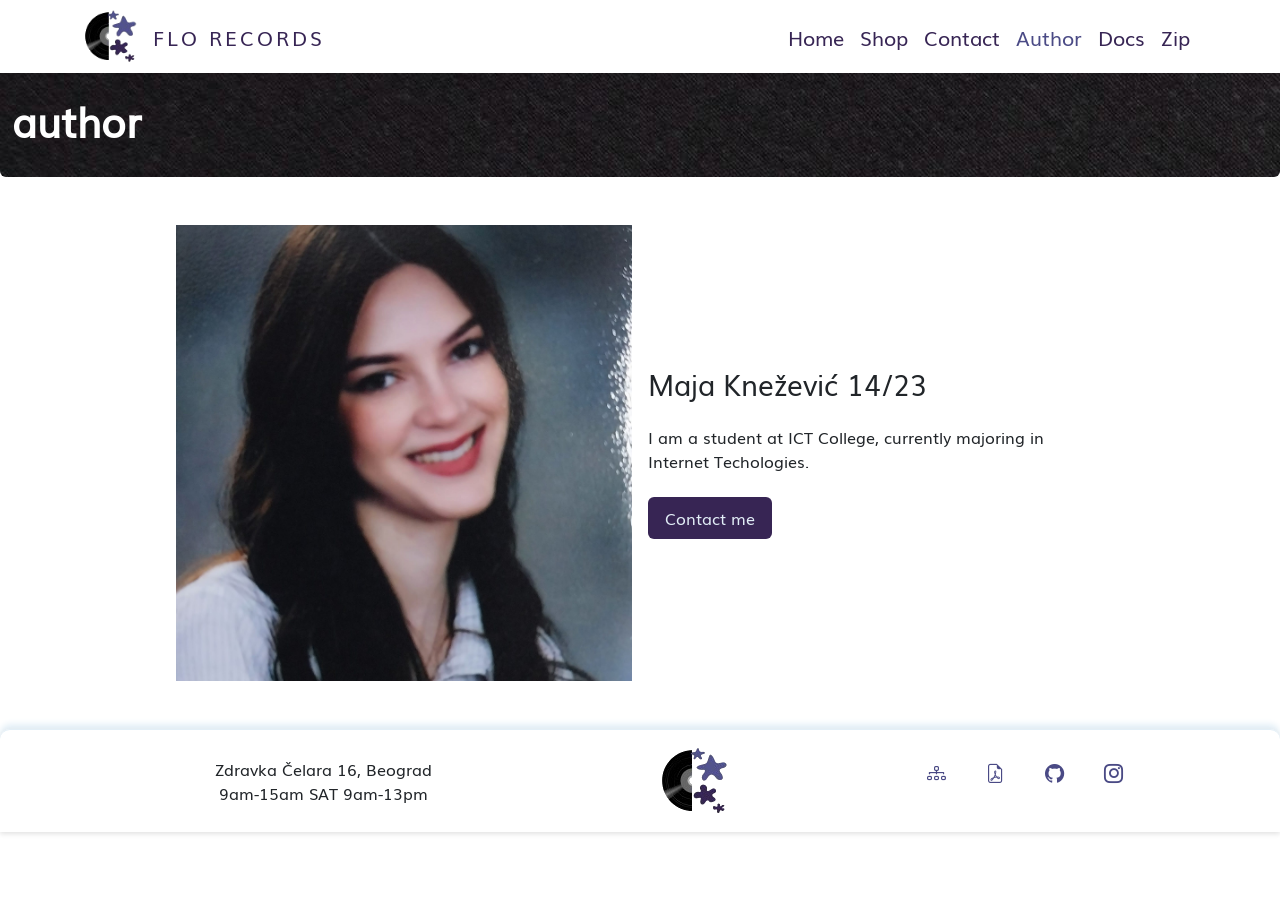
<file: author.html>
<!DOCTYPE html>
<html lang="en">
<head>
    <meta charset="UTF-8">
    <meta name="viewport" content="width=device-width, initial-scale=1.0"/>
    <meta name="keywords" content="contact, record, college, location, author"/>
    <meta name="description" content="Authors page that concludes this website"/>
    <meta name="copyright" content="All rights reserved" />
    <meta name="author" content="Maja Knezevic 14/23" />
    <link rel="shortcut icon" href="assets/img/poslednjilogobgremoved.png" type="image/x-icon"/>
    <title>FLO RECORDS</title>
    <link href="https://cdn.jsdelivr.net/npm/bootstrap@5.3.3/dist/css/bootstrap.min.css" rel="stylesheet" integrity="sha384-QWTKZyjpPEjISv5WaRU9OFeRpok6YctnYmDr5pNlyT2bRjXh0JMhjY6hW+ALEwIH" crossorigin="anonymous"/>
    <link rel="stylesheet" href="https://cdn.jsdelivr.net/npm/bootstrap-icons@1.11.3/font/bootstrap-icons.min.css"/>
    <link rel="stylesheet" href="assets/css/style.css"/>
    <link rel="stylesheet" href="assets/css/responsive.css"/>
</head>
<body data-page="Author"> 
  <!-- nav -->
   <nav class="navbar navbar-expand-lg navbar-light py-1 shadow-sm">
    <div class="container">
        <div class="logobox d-flex align-items-center">
            <a href="index.html">
                <img class="img-fluid navbar-brand logo" src="assets/img/poslednjilogobgremoved.png" alt="Flo Records Logo"/>
            </a>
            <a class="navbar-brand fs-5 fw-500 logoname text-uppercase" href="index.html">flo records</a>
        </div>

        <button class="navbar-toggler" type="button" data-bs-toggle="collapse" data-bs-target="#navBar" aria-controls="navBar" aria-expanded="false" aria-label="Toggle navigation">
            <span class="navbar-toggler-icon"></span>
        </button>

        <div class="collapse navbar-collapse" id="navBar">
            <ul class="navbar-nav ms-auto align-items-center" id="main-nav">
                </ul>
        </div>
    </div>
</nav>
      <div class="container-fluid  rounded-bottom bg-3 py-4">
        <div class="row title">
        <h1 class="fw-semibold title1 text-white">author</h1>
        </div>
        </div>
        <div class="container py-5">
            <div class="row justify-content-center align-items-center g-3">
                <div class="col-10 col-md-5"><img  class="img-fluid "src="assets/img/autor2.jpeg" alt="Author"/></div>
                <div class="col-md-5">
                    <div class="row title mb-3">
                        <h3 class="fw-normal fw-lighter ">Maja Knežević 14/23</h3>
                    </div>
                    <div class="podaci">
                    <p>I am a student at ICT College, currently majoring in Internet Techologies.</p>
                    <a href="https://moonflowerm.github.io/portfoliozapraktikum/"role="button" class="btn btn-mine py-2 px-3 d-inline-block mt-2">Contact me</a>
                </div>
                </div>

            </div>

        </div>
</div>
</div>

<div class="container-fluid border-blue">
    <div class="row align-items-center justify-content-center py-3 g-2">
      <div class="col-10 col-md-4 text-center"><p class="mb-0">Zdravka Čelara 16, Beograd <br/> 9am-15am SAT 9am-13pm</p></div>
      <div class="col-11 col-md-3 d-flex justify-content-center"><a href="index.html"><img src="assets/img/poslednjilogobgremoved.png" class="img-fluid d-block" alt="Logo"/></a></div>
      <div class="col-6 col-md-3">
        <ul class="d-flex justify-content-evenly align-items-center">
        <li><a href="sitemap.xml"><i class="bi bi-diagram-3"></i></a></li>
                <li><a href="dokumentacijaWeb2.pdf"><i class="bi bi-file-earmark-pdf"></i></a></li>
                <li><a href="https://github.com/mOonflowerM/floflo"><i class="bi bi-github"></i></a></li>
                <li><a href="https://www.instagram.com/"><i class="bi bi-instagram"></i></a></li>
  
      </ul></div>
  
    </div>
  </div>










<script src="https://code.jquery.com/jquery-3.7.1.min.js" integrity="sha256-/JqT3SQfawRcv/BIHPThkBvs0OEvtFFmqPF/lYI/Cxo=" crossorigin="anonymous"></script>
<script src="https://cdn.jsdelivr.net/npm/bootstrap@5.3.3/dist/js/bootstrap.bundle.min.js"></script>
<script src="assets/js/main.js"></script>
      </body>
      </html>
</file>
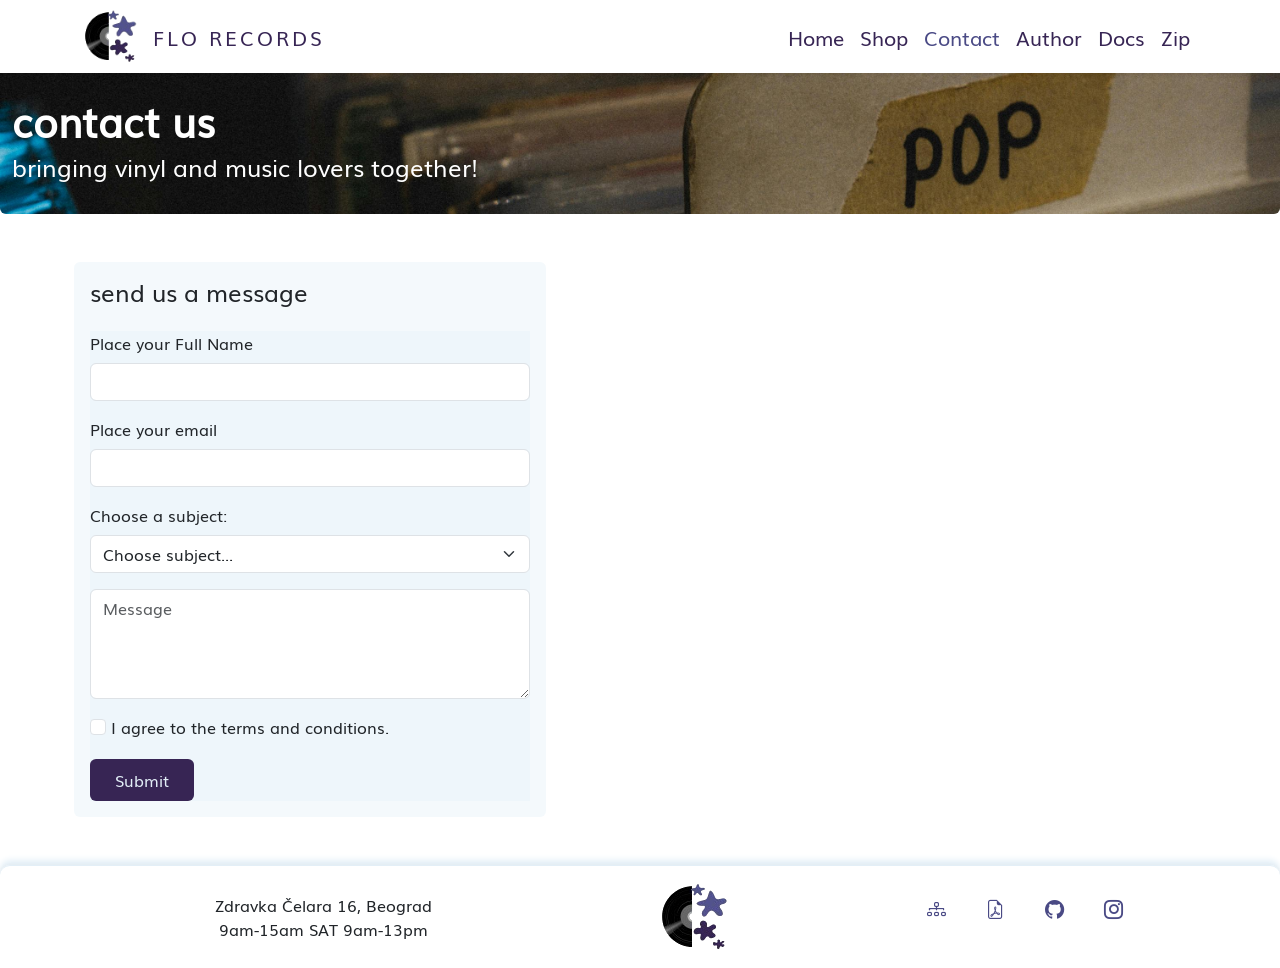
<file: contact.html>
<!DOCTYPE html>
<html lang="en">
<head>
    <meta charset="UTF-8">
    <meta name="viewport" content="width=device-width, initial-scale=1.0"/>
    <meta name="keywords" content="contact, record, store, location, order"/>
    <meta name="description" content="Order new and the most popular vinyls,right here in Flo Records."/>
    <meta name="copyright" content="All rights reserved" />
    <meta name="author" content="Maja Knezevic 14/23" />
    <link rel="shortcut icon" href="assets/img/poslednjilogobgremoved.png" type="image/x-icon"/>
    <title>FLO RECORDS</title>
    <link href="https://cdn.jsdelivr.net/npm/bootstrap@5.3.3/dist/css/bootstrap.min.css" rel="stylesheet" integrity="sha384-QWTKZyjpPEjISv5WaRU9OFeRpok6YctnYmDr5pNlyT2bRjXh0JMhjY6hW+ALEwIH" crossorigin="anonymous"/>
    <link rel="stylesheet" href="https://cdn.jsdelivr.net/npm/bootstrap-icons@1.11.3/font/bootstrap-icons.min.css"/>
    <link rel="stylesheet" href="assets/css/style.css"/>
    <link rel="stylesheet" href="assets/css/responsive.css"/>
</head>
<body data-page="Contact">
   <nav class="navbar navbar-expand-lg navbar-light py-1 shadow-sm">
    <div class="container">
        <div class="logobox d-flex align-items-center">
            <a href="index.html">
                <img class="img-fluid navbar-brand logo" src="assets/img/poslednjilogobgremoved.png" alt="Flo Records Logo"/>
            </a>
            <a class="navbar-brand fs-5 fw-500 logoname text-uppercase" href="index.html">flo records</a>
        </div>

        <button class="navbar-toggler" type="button" data-bs-toggle="collapse" data-bs-target="#navBar" aria-controls="navBar" aria-expanded="false" aria-label="Toggle navigation">
            <span class="navbar-toggler-icon"></span>
        </button>

        <div class="collapse navbar-collapse" id="navBar">
            <ul class="navbar-nav ms-auto align-items-center" id="main-nav">
                </ul>
        </div>
    </div>
</nav>
   
      <div class="container-fluid  rounded-bottom bg-2 py-4">
        <div class="row title">
        <h1 class="fw-semibold title1 text-white">contact us</h1>
        <h4 class="fw-lighter text-white">bringing vinyl and music lovers together!</h4>

</div>
</div>
<div class="container py-5">
    <div class="row justify-content-between align-items-center g-3">
        <div class="col-12 formaColor p-3 rounded  col-md-5">
            <div class="row title mb-3">
                <h4 class="fw-normal fw-lighter ">send us a message</h4>
            </div>
            <form action="#" method="get" class="formaColor" id="formaColorVal">
                <div class="mb-3">
                     <label for="nameForm" class="form-label">Place your Full Name</label>
                    <input type="text" class="form-control" id="nameForm">
                    <p id="nameError" class="text-danger small"></p>
                  </div>
                  <div class="mb-3">
                     <label for="emailForm" class="form-label">Place your email</label>
                    <input type="email" class="form-control" id="emailFormContact">
                    <p id="emailErrorContact" class="text-danger small"></p>
                  </div>

                  <div class="mb-3">
                    <label for="ddlSubject" class="form-label">Choose a subject:</label>
                    <select id="ddlSubject" class="form-select">
                    </select>
                    <p id="ddlSubjectError" class="text-danger small"></p>
                  </div>
                  <div class="mb-3">
                      <textarea id="sendText" class="form-control" rows="4" placeholder="Message"></textarea>
                     <p id="textErr" class="text-danger small"></p>
                  </div>
                    <div class="mb-3">
                        <input class="form-check-input" type="checkbox" id="checkRules" value="1">
                            <label class="form-check-label" for="checkRules">
                               I agree to the terms and conditions.
                            </label>
                             <p id="chkError" class="text-danger small"></p>
                  </div>
<p id="successContactForm" class="text-success m-3 text-center"></p>
                  <div class="btn-Form">
                    <button type="submit" class=" btn btn-mine py-2 px-4 d-inline-block mt-1">Submit</button>
                </div>
                  

            </form>
        </div>
        <div class="col-12 col-md-6">
            <iframe src="https://www.google.com/maps/embed?pb=!1m14!1m8!1m3!1d11321.435429847032!2d20.4844148!3d44.8142534!3m2!1i1024!2i768!4f13.1!3m3!1m2!1s0x475a7a9609031735%3A0xc17ed71f59ac4725!2z0JLQuNGB0L7QutCwIElDVCDRiNC60L7Qu9Cw!5e0!3m2!1ssr!2srs!4v1725585738192!5m2!1ssr!2srs" width="100%" height="450" style="border:0;" allowfullscreen="" loading="lazy" referrerpolicy="no-referrer-when-downgrade"></iframe>
        </div>
    </div>

</div>












  <div class="container-fluid border-blue">
    <div class="row align-items-center justify-content-center py-3 g-2">
      <div class="col-10 col-md-4 text-center"><p class="mb-0">Zdravka Čelara 16, Beograd <br/> 9am-15am SAT 9am-13pm</p></div>
      <div class="col-11 col-md-3 d-flex justify-content-center"><a href="index.html"><img src="assets/img/poslednjilogobgremoved.png" class="img-fluid d-block" alt="Logo"/></a></div>
      <div class="col-6 col-md-3">
        <ul class="d-flex justify-content-evenly align-items-center">
       <li><a href="sitemap.xml"><i class="bi bi-diagram-3"></i></a></li>
                <li><a href="dokumentacijaWeb2.pdf"><i class="bi bi-file-earmark-pdf"></i></a></li>
                <li><a href="https://github.com/mOonflowerM/floflo"><i class="bi bi-github"></i></a></li>
                <li><a href="https://www.instagram.com/"><i class="bi bi-instagram"></i></a></li>
        
  
      </ul></div>
  
    </div>
  </div>





  <script src="https://cdn.jsdelivr.net/npm/@popperjs/core@2.11.8/dist/umd/popper.min.js" integrity="sha384-I7E8VVD/ismYTF4hNIPjVp/Zjvgyol6VFvRkX/vR+Vc4jQkC+hVqc2pM8ODewa9r" crossorigin="anonymous"></script>
  <script src="https://cdn.jsdelivr.net/npm/bootstrap@5.3.3/dist/js/bootstrap.min.js" integrity="sha384-0pUGZvbkm6XF6gxjEnlmuGrJXVbNuzT9qBBavbLwCsOGabYfZo0T0to5eqruptLy" crossorigin="anonymous"></script>
  <script src="https://code.jquery.com/jquery-3.7.1.min.js" integrity="sha256-/JqT3SQfawRcv/BIHPThkBvs0OEvtFFmqPF/lYI/Cxo=" crossorigin="anonymous"></script>
    <script src="assets/js/main.js"></script>
    <script src="assets/js/validacija.js"></script>


</body>
</html>
</file>
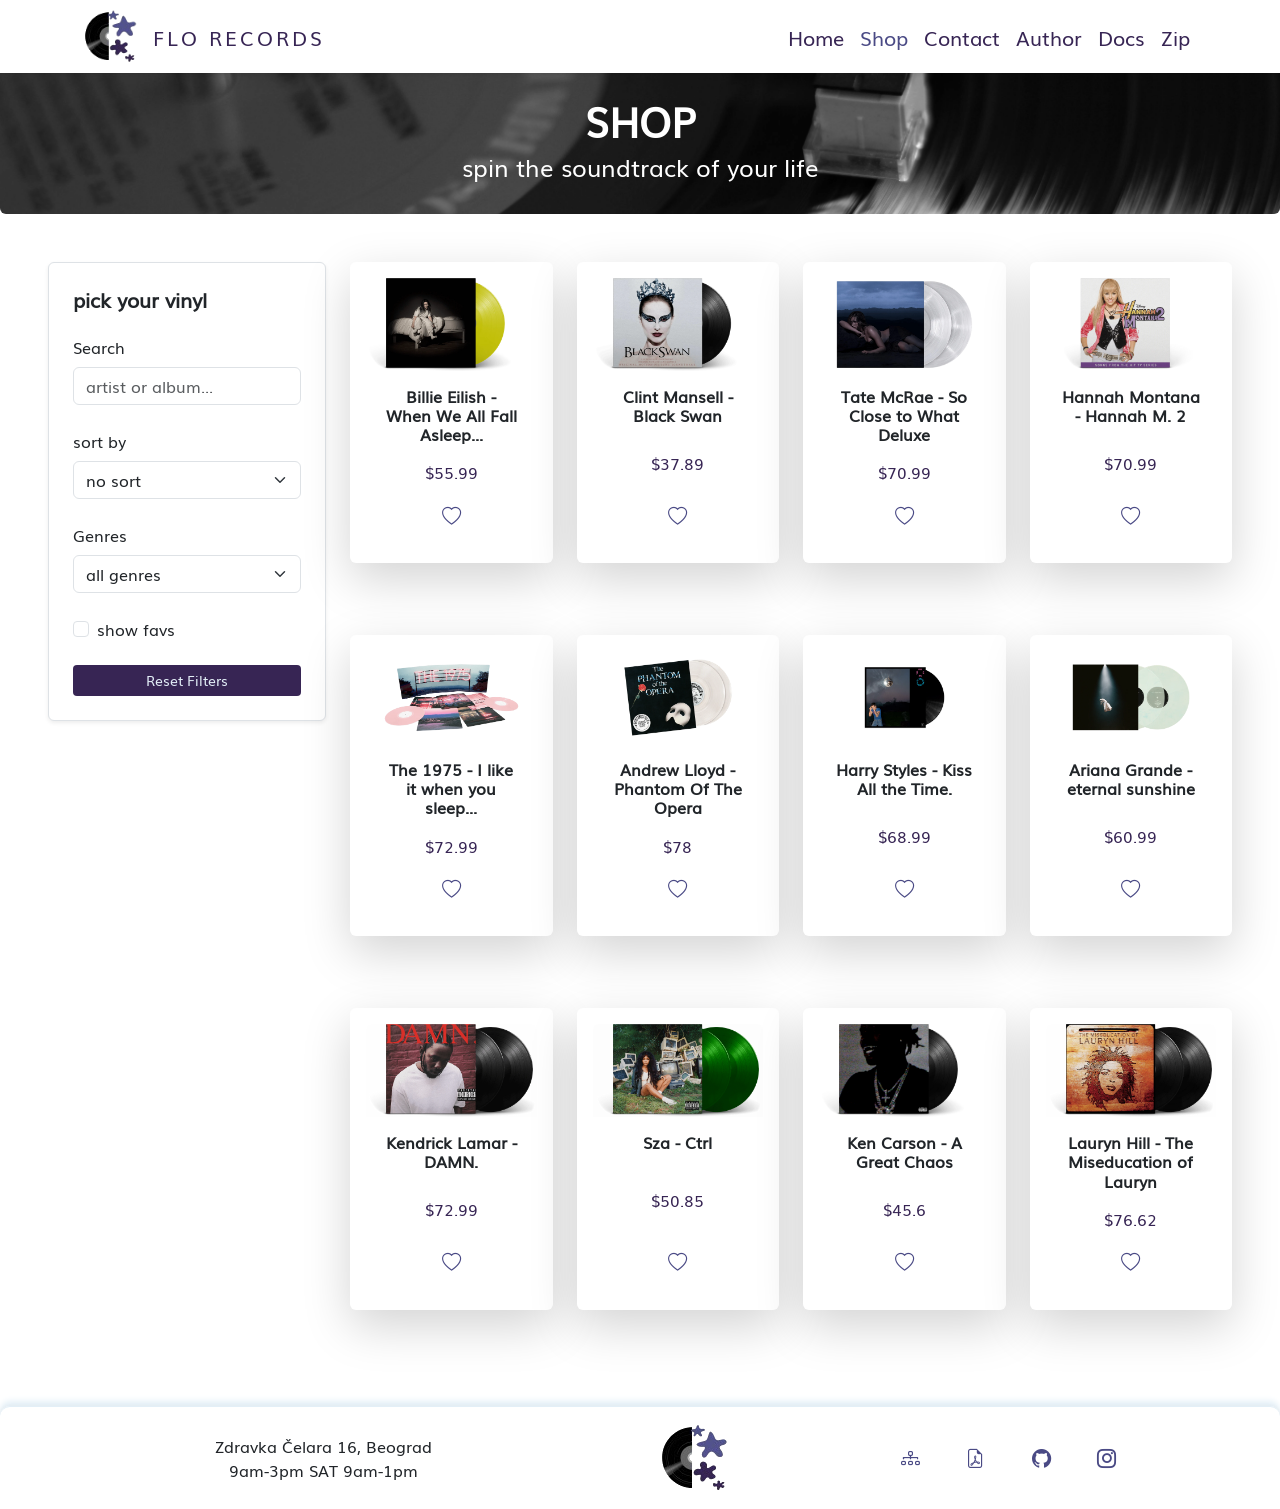
<file: shop.html>
<!DOCTYPE html>
<html lang="en">
<head>
    <meta charset="UTF-8">
    <meta name="viewport" content="width=device-width, initial-scale=1.0"/>
    <meta name="keywords" content="flow, record, store, vinyl, music"/>
    <meta name="description" content="Experience the music with Flo Records. Flow your way through life."/>
    <meta name="copyright" content="All rights reserved" />
    <meta name="author" content="Maja Knezevic 14/23" />
    <link rel="shortcut icon" href="assets/img/poslednjilogobgremoved.png" type="image/x-icon"/>
    <title>FLO RECORDS | Shop</title>
    <link href="https://cdn.jsdelivr.net/npm/bootstrap@5.3.3/dist/css/bootstrap.min.css" rel="stylesheet"/>
    <link rel="stylesheet" href="https://cdn.jsdelivr.net/npm/bootstrap-icons@1.11.3/font/bootstrap-icons.min.css"/>
    <link rel="stylesheet" href="assets/css/style.css"/>
    <link rel="stylesheet" href="assets/css/responsive.css"/>
</head>

<body data-page="Shop">
    <!-- nav  -->
    <nav class="navbar navbar-expand-lg navbar-light py-1 shadow-sm">
    <div class="container">
        <div class="logobox d-flex align-items-center">
            <a href="index.html">
                <img class="img-fluid navbar-brand logo" src="assets/img/poslednjilogobgremoved.png" alt="Flo Records Logo"/>
            </a>
            <a class="navbar-brand fs-5 fw-500 logoname text-uppercase" href="index.html">flo records</a>
        </div>

        <button class="navbar-toggler" type="button" data-bs-toggle="collapse" data-bs-target="#navBar" aria-controls="navBar" aria-expanded="false" aria-label="Toggle navigation">
            <span class="navbar-toggler-icon"></span>
        </button>

        <div class="collapse navbar-collapse" id="navBar">
            <ul class="navbar-nav ms-auto align-items-center" id="main-nav">
                </ul>
        </div>
    </div>
</nav>

    <header class="container-fluid rounded-bottom bg-1 py-4">
        <div class="row title text-center">
            <h1 class="fw-semibold title1 text-white text-uppercase">shop</h1>
            <h4 class="fw-lighter text-white">spin the soundtrack of your life</h4>
        </div>
    </header>

    <div class="container-fluid py-5 px-lg-5">
        <div class="row">
            <aside class="col-lg-3 mb-5">
                <div class="p-4 border rounded shadow-sm bg-white">
                    <h5 class="fw-bold mb-4">pick your vinyl</h5>
                    
                    <div class="mb-4">
                        <label class="form-label fw-medium">Search</label>
                        <input type="text" id="search" class="form-control" placeholder="artist or album...">
                    </div>

                    <div class="mb-4">
                        <label class="form-label fw-medium">sort by</label>
                        <select id="sort" class="form-select">
                            <option value="default">no sort</option>
                            <option value="price-asc">price: low to high</option>
                            <option value="price-desc">price: high to low</option>
                        </select>
                    </div>

                    <div class="mb-4">
                        <label for="genre-filter" class="form-label fw-medium">Genres</label>
                        <select id="genre-filter" class="form-select">
                            <option value="0">all genres</option>
                            </select>
                    </div>
                    <div class="mb-4 form-check">
                <input type="checkbox" class="form-check-input" id="show-favs">
                <label class="form-check-label fw-medium" for="show-favs">show favs</label>
            </div>
                    <button id="clearFilters" class="btn btn-mine w-100 btn-sm">Reset Filters</button>
                </div>
            </aside>

            <main class="col-lg-9">
                <div class="row g-4" id="productsDisplay">
                    </div>
                    
            </main>
        </div>
    </div>

    <footer class="container-fluid border-blue">
        <div class="row align-items-center justify-content-center py-3 g-2">
          <div class="col-10 col-md-4 text-center"><p class="mb-0">Zdravka Čelara 16, Beograd <br/> 9am-3pm SAT 9am-1pm</p></div>
          <div class="col-11 col-md-3 d-flex justify-content-center"><a href="index.html"><img src="assets/img/poslednjilogobgremoved.png" class="img-fluid d-block" alt="Logo"/></a></div>
          <div class="col-6 col-md-3">
            <ul class="d-flex justify-content-evenly align-items-center list-unstyled mb-0">
                <li><a href="sitemap.xml"><i class="bi bi-diagram-3"></i></a></li>
                <li><a href="dokumentacijaWeb2.pdf"><i class="bi bi-file-earmark-pdf"></i></a></li>
                <li><a href="https://github.com/mOonflowerM/floflo"><i class="bi bi-github"></i></a></li>
                <li><a href="https://www.instagram.com/"><i class="bi bi-instagram"></i></a></li>
            </ul>
          </div>
        </div>
    </footer>

    <script src="https://cdn.jsdelivr.net/npm/@popperjs/core@2.11.8/dist/umd/popper.min.js"></script>
    <script src="https://cdn.jsdelivr.net/npm/bootstrap@5.3.3/dist/js/bootstrap.min.js"></script>
    <script src="https://code.jquery.com/jquery-3.7.1.min.js" integrity="sha256-/JqT3SQfawRcv/BIHPThkBvs0OEvtFFmqPF/lYI/Cxo=" crossorigin="anonymous"></script>
    <script src="assets/js/main.js"></script>
    <script src="assets/js/shop.js"></script>
</body>
</html>
</file>
<file: assets/css/style.css>
:root{
    --darkerBlue:#372554;
    --lighterBlue:#4a4a85;
    --lightlightBlue:rgb(227, 239, 247);
}
ul{list-style-type: none;}
html{
    scroll-behavior: smooth;

}
@font-face {
    font-family:MojFont;
    src: url(../font/Muli.ttf);
}
*{
    margin:0px;
    padding: 0px;
    box-sizing: border-box;
    font-family:MojFont;
}
a{
    text-decoration: none;
    color:var(--darkerBlue);
}
.logo{
    width:55px;
}
.logoname{
    font-weight: 500 !important;
    letter-spacing: 3px;
    color: var(--darkerBlue)!important;
}
.navbar-nav .nav-link.active{
    color:var(--lighterBlue) !important;
}
.navbar-nav .nav-link{
    color:var(--darkerBlue) !important;
}
.title1{
    color:var(--darkerBlue);
}
.title2{
    color:var(--lighterBlue)!important;
    font-weight: 200 !important;

}
.col-lg-5 p {
    font-size: 1.1rem !important;
    font-weight: 400;
}
.btn-mine{
    color:#E2EEF7;
    background:var(--darkerBlue);
    transition: all 0.4s ease-out;

}
.btn-mine:hover{
    color: #fff;
    background:var(--lighterBlue);

    }
.aboutColor{
    background-color: var(--lightlightBlue);
}
.card{border:2px solid #eeee;
    transition: transform .2s;
};
.card:hover{
    transform: scale(1.1);
}


.card-text{
    font-weight: lighter;
}
.disabled{
    background-color: #eee!important;
}
.card-img-top{
    transition: transform .3s;
    object-fit: contain; 
}


.card-img-top:hover{
    transform: scale(0.9);
}

.bi-suit-heart-fill{
    font-size: 1.2rem !important;
    color:var(--lighterBlue);
    transition: ease-in 0.4s;
    line-height: 4px;
}
.bi-suit-heart-fill:hover{
    color:var(--darkerBlue);
}
.img-modal{
    background:url(../img/vinyl.jpg);
    background-repeat: no-repeat;
    background-size: cover;
    background-position: center;
}
.border-blue{
    border-top: var(--lightlightBlue) 1px solid;
    border-top-left-radius: 10px;
    border-top-right-radius: 10px;
    box-shadow: 0px 2px 5px #e2e2e2, 0px -5px 6px var(--lightlightBlue);
}
.bi{
    font-size: 1.2rem;
    color:var(--lighterBlue);


}
.bg-1{
    background:url(../img/vinylpetalsilik.jpg) no-repeat;
    background-position: center;
    background-size: cover;
   
}
.bg-2,.bg-3{
    background:url(../img/bg3.jpg) no-repeat;
    background-position: center;
    background-size: cover;
}
.bg-3{
    background:url(../img/bg6.jpg);

}
#textArea{
    resize:none;
}
.formaColor{
    background: rgba(227, 239, 247,0.4); 
}
.cartImage{
    width: 60px; height: 60px; object-fit: cover;
    
}
.formaCart{
    width: 70px;
}
.modalText{
    color:var(--darkerBlue);
}
.card-text{
      color:var(--darkerBlue)!important;
}
.heartFillInColor {
    color: var(--lighterBlue) !important;
}
</file>
<file: assets/css/responsive.css>
@media screen and (max-width: 1143px){
    .paragraphSmaller{
        font-size: 1rem!important;
    }
    
}

@media screen and (max-width: 534px){
    .paragraphSmaller{
        font-size: 0.8rem!important;
    }

    
}
@media screen and (max-width: 1100px){
   .title-two h1{
    font-size: 2rem!important;
   }
    
}
@media screen and (max-width: 581px){

    .title-two h1{
        font-size: 1.4rem!important;
       }
}
</file>
